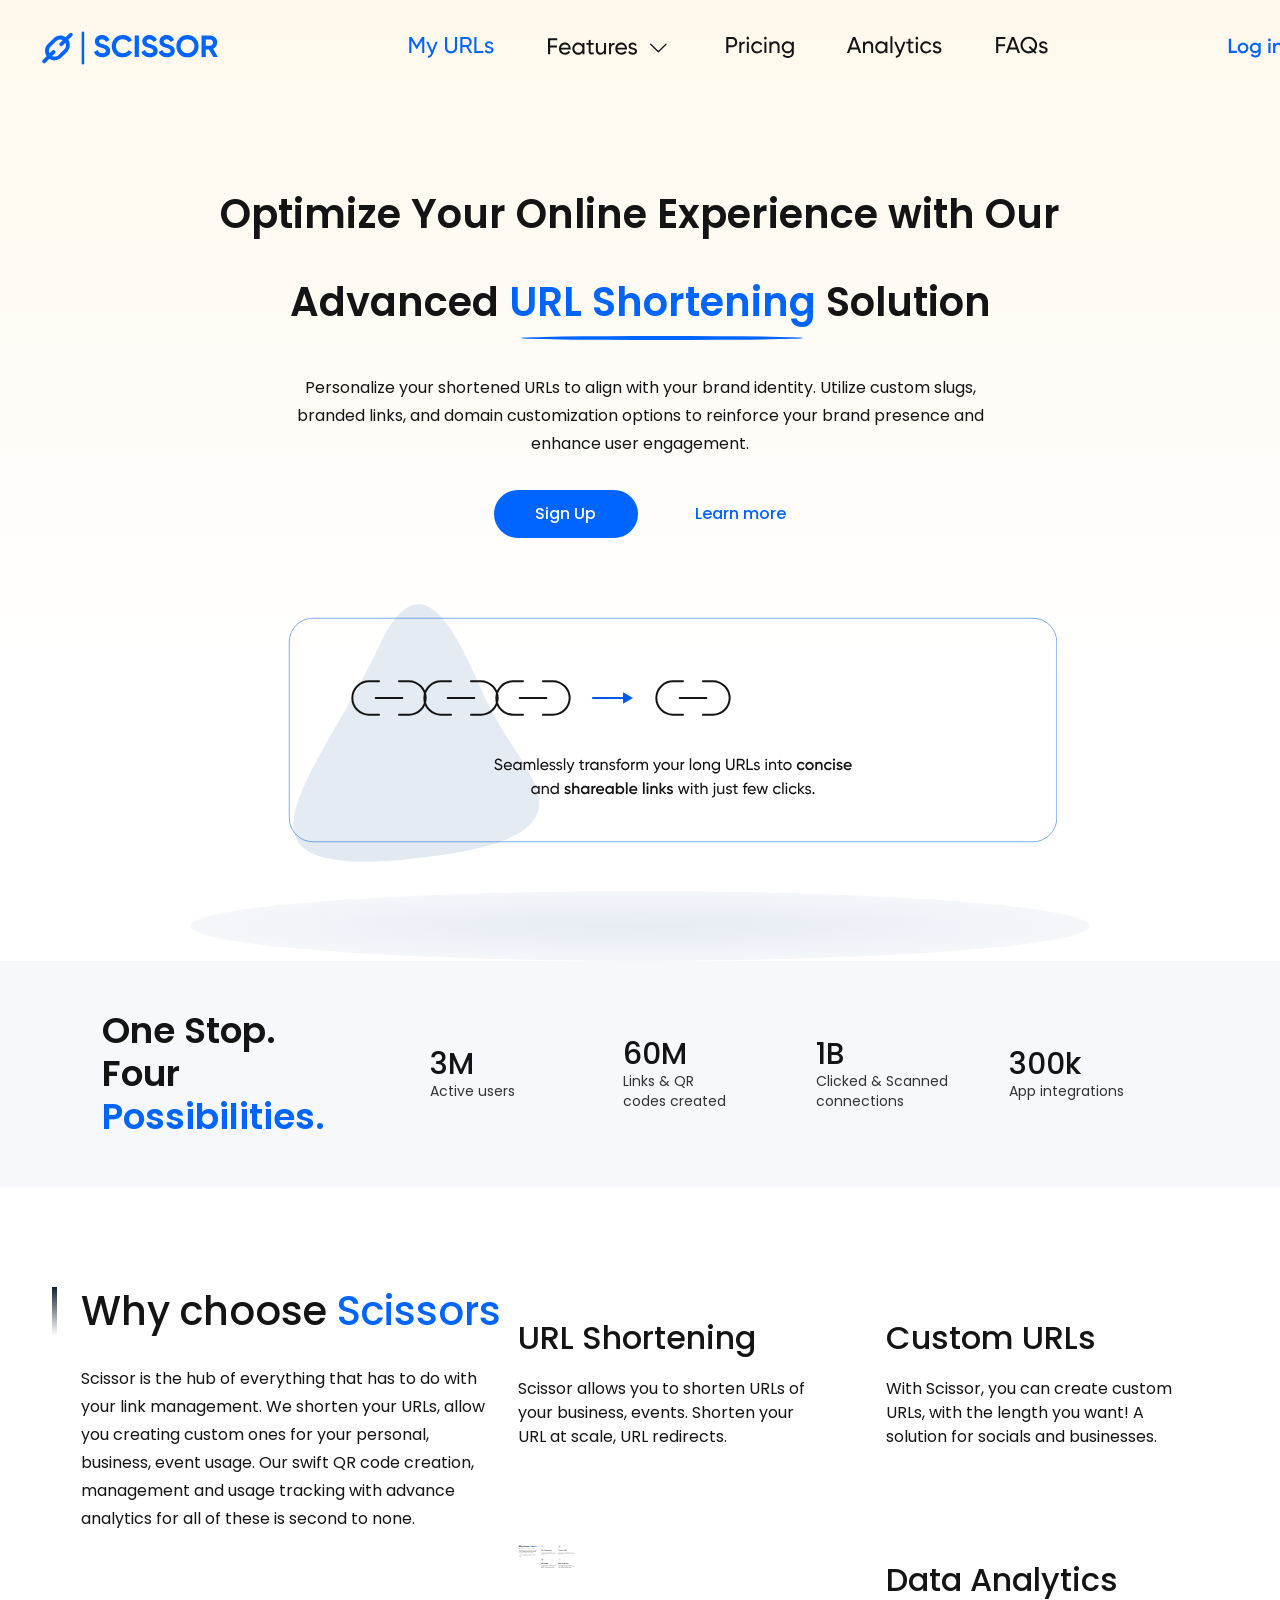
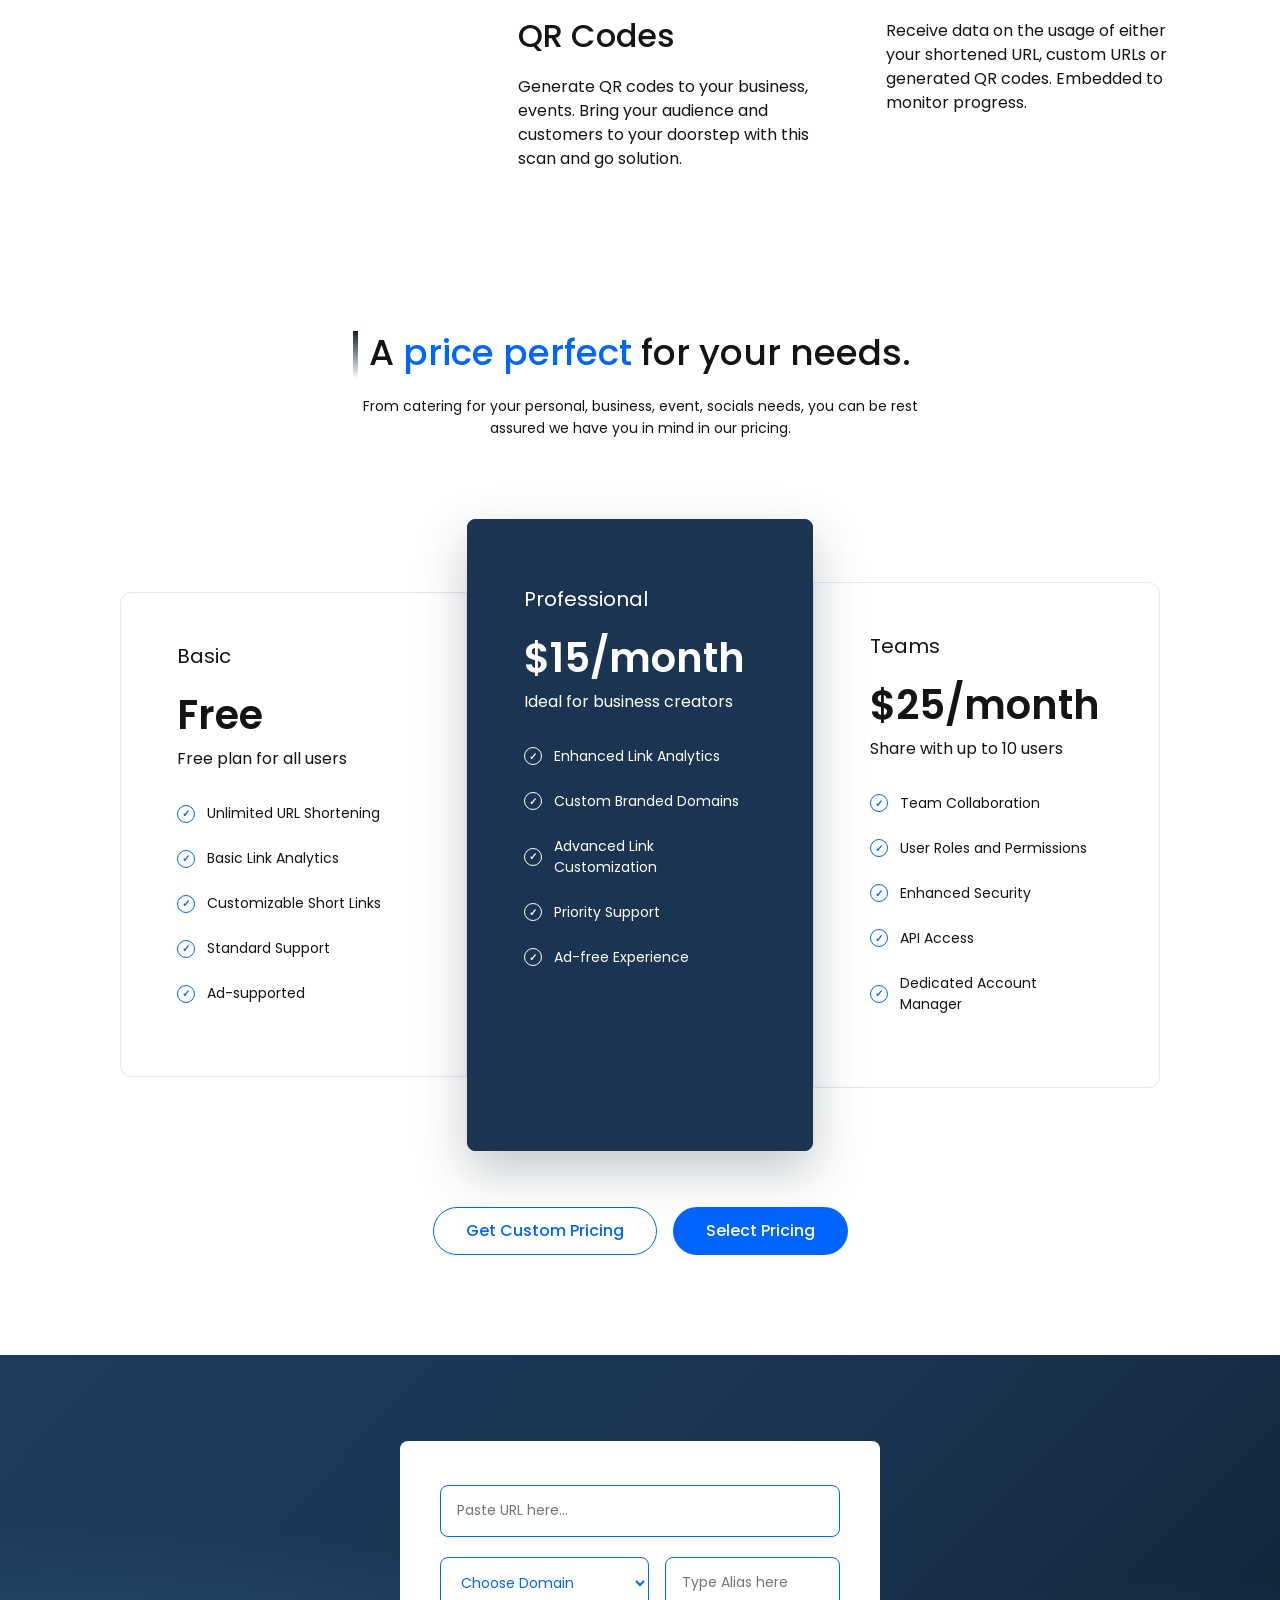
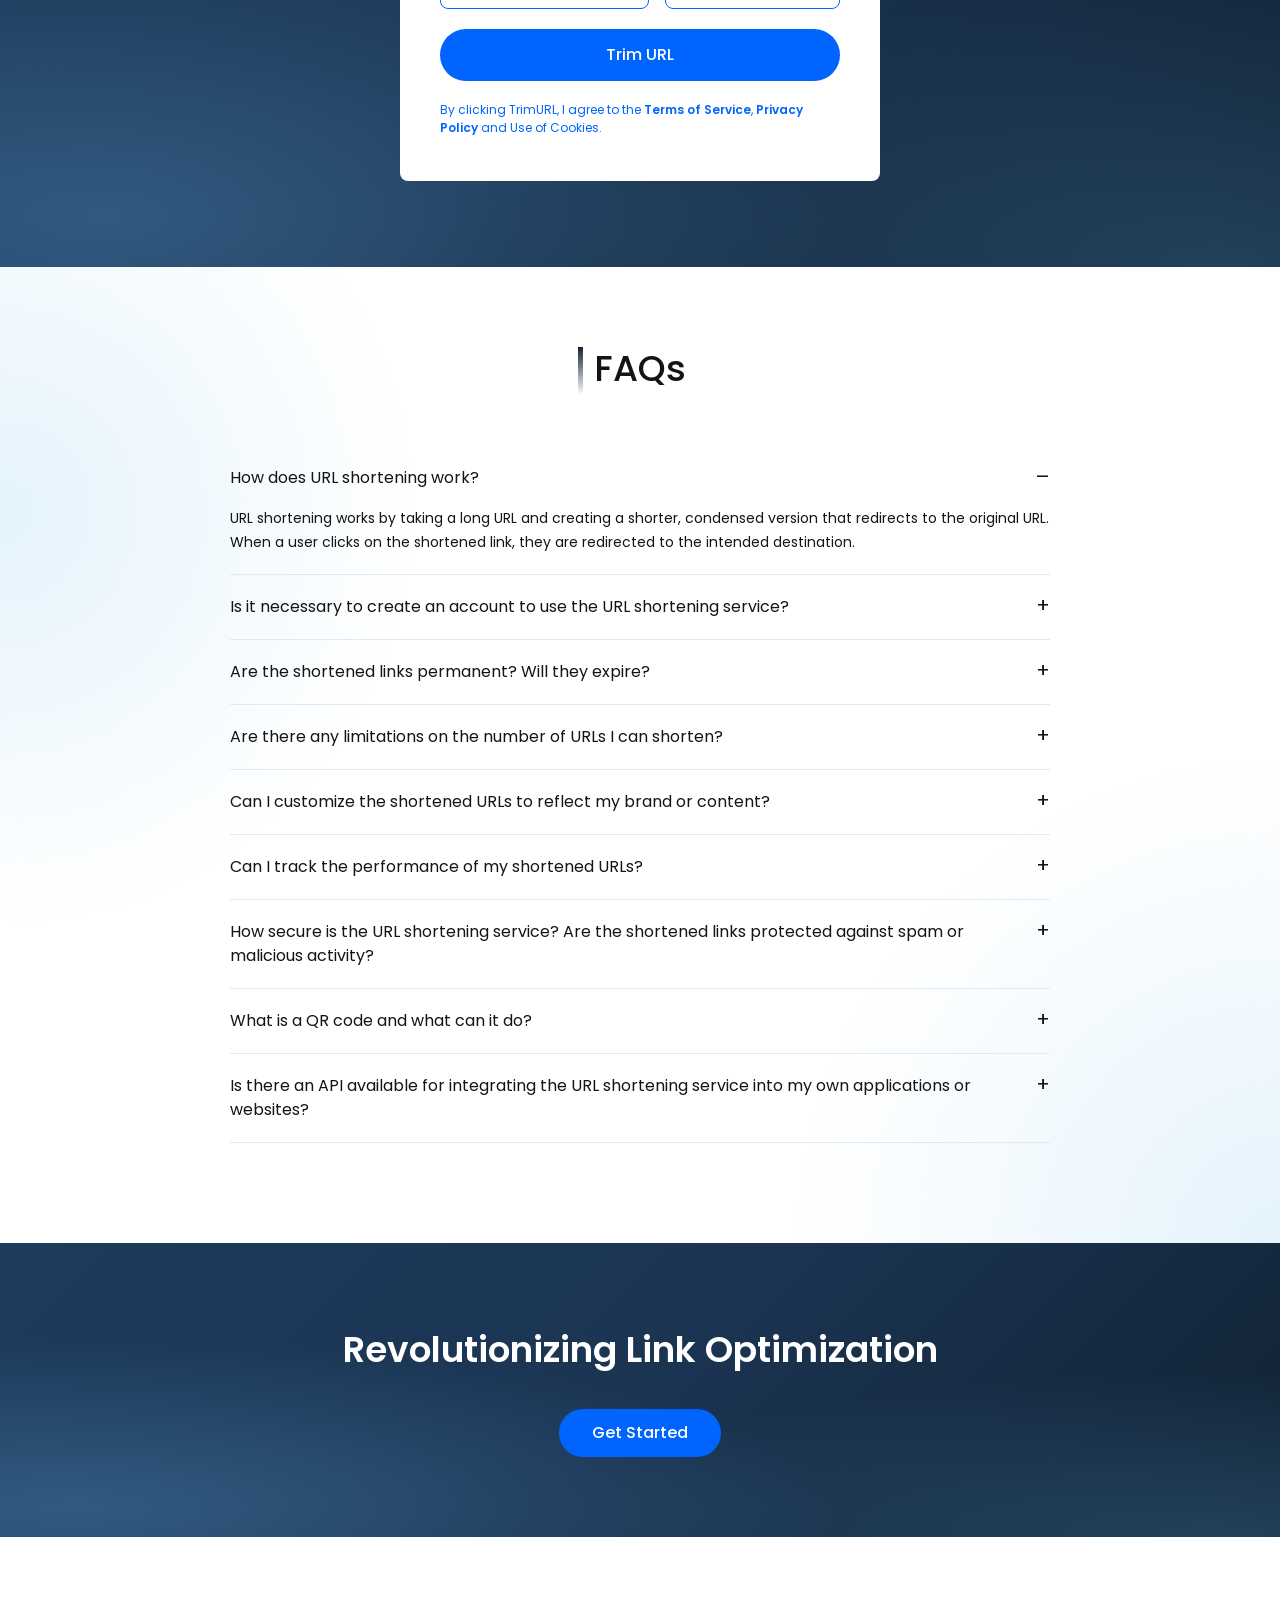
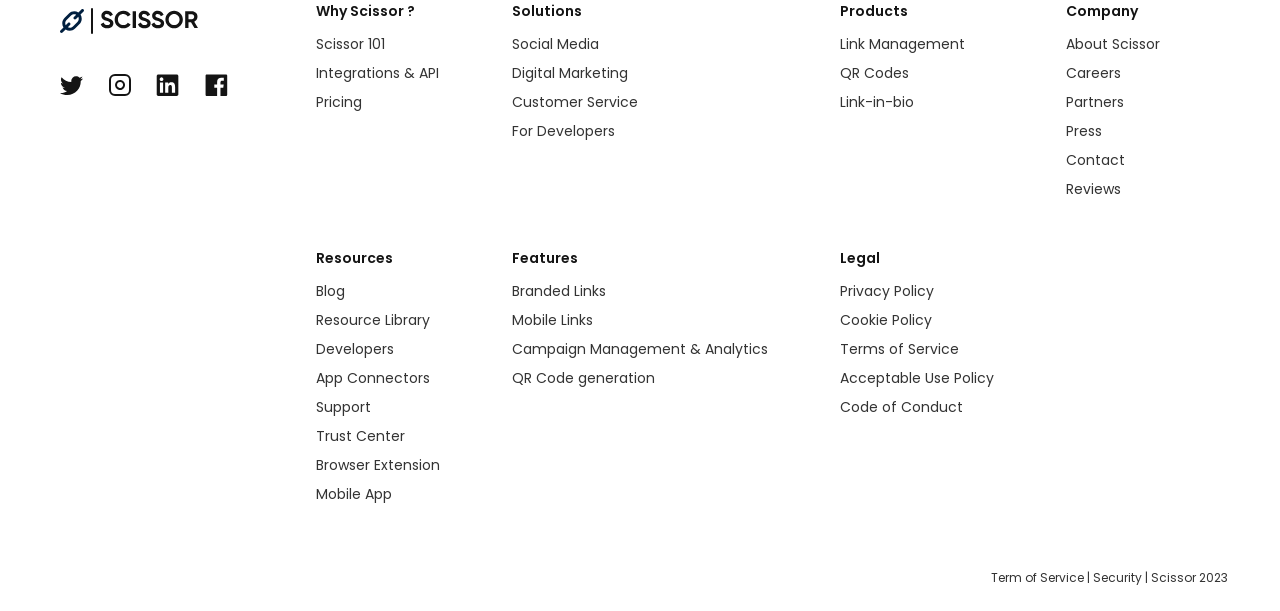
<file: index.html>
<!DOCTYPE html>
<html lang="en">
<head>
<meta charset="UTF-8">
<meta name="viewport" content="width=device-width, initial-scale=1">
<title>Scissor – URL Shortener</title>
<link rel="stylesheet" href="https://fonts.googleapis.com/css2?family=Poppins:wght@400;500;600&display=swap">
<link rel="stylesheet" href="style.css">
</head>
<body>

<header class="nav">
  <a class="logo" href="#">
    
     <img src="scissors_logo.svg">
  </a>
  <input type="checkbox" id="menu-toggle" hidden>
  <label for="menu-toggle" class="burger" aria-label="Menu">
  </label>
  <nav class="menu">
    <a href="#">My URLs</a>
    <a href="#">Features <!-- ICON: small down arrow -->
    </a>
    <a href="#pricing">Pricing</a>
    <a href="#">Analytics</a>
    <a href="#faqs">FAQs</a>
  </nav>
  <div class="nav-cta">
    <a href="#" class="login">Log in</a>
    <a href="#" class="btn btn-primary">Try for free</a>
  </div>
</header>

<section class="hero">
  <h1>Optimize Your Online Experience with Our<br>Advanced <span class="hl">URL Shortening</span> Solution</h1>
  <p>Personalize your shortened URLs to align with your brand identity. Utilize custom slugs, branded links, and domain customization options to reinforce your brand presence and enhance user engagement.</p>
  <div class="hero-btns">
    <a href="#" class="btn btn-primary">Sign Up</a>
    <a href="#" class="btn btn-link">Learn more</a>
  </div>

  <div class="hero-card">
    <!-- SVG: paste the complete SVG here (long chain + blue arrow + short chain + "Seamlessly transform your long URLs..." text) -->
     <img src="long_chain.svg">
  </div>
  <div class="platform"></div>
</section>

<section class="stats">
  <h2>One Stop.<br>Four <span class="blue">Possibilities.</span></h2>
  <div class="stat"><strong>3M</strong><span>Active users</span></div>
  <div class="stat"><strong>60M</strong><span>Links &amp; QR<br>codes created</span></div>
  <div class="stat"><strong>1B</strong><span>Clicked &amp; Scanned<br>connections</span></div>
  <div class="stat"><strong>300k</strong><span>App integrations</span></div>
</section>

<section class="why">
  <div class="why-intro">
    <h2 class="bar-title">Why choose <span class="blue">Scissors</span></h2>
    <p>Scissor is the hub of everything that has to do with your link management. We shorten your URLs, allow you creating custom ones for your personal, business, event usage. Our swift QR code creation, management and usage tracking with advance analytics for all of these is second to none.</p>
  </div>
  <div class="features">
    <div class="feature">
      <span class="ico"><!-- ICON: link  --></span>
      <h3>URL Shortening</h3>
      <p>Scissor allows you to shorten URLs of your business, events. Shorten your URL at scale, URL redirects.</p>
    </div>
    <div class="feature">
      <span class="ico"><!-- ICON: edit / pencil --></span>
      <h3>Custom URLs</h3>
      <p>With Scissor, you can create custom URLs, with the length you want! A solution for socials and businesses.</p>
    </div>
    <div class="feature">
      <span class="ico"><!-- ICON: QR code --><img src="small_chain.svg"></span>
      <h3>QR Codes</h3>
      <p>Generate QR codes to your business, events. Bring your audience and customers to your doorstep with this scan and go solution.</p>
    </div>
    <div class="feature">
      <span class="ico"><!-- ICON: analytics / pulse --></span>
      <h3>Data Analytics</h3>
      <p>Receive data on the usage of either your shortened URL, custom URLs or generated QR codes. Embedded to monitor progress.</p>
    </div>
  </div>
</section>

<section class="pricing" id="pricing">
  <h2 class="bar-title center">A <span class="blue">price perfect</span> for your needs.</h2>
  <p class="sub">From catering for your personal, business, event, socials needs, you can be rest assured we have you in mind in our pricing.</p>
  <div class="plans">
    <div class="plan">
      <small>Basic</small>
      <h3>Free</h3>
      <p class="desc">Free plan for all users</p>
      <ul>
        <li>Unlimited URL Shortening</li>
        <li>Basic Link Analytics</li>
        <li>Customizable Short Links</li>
        <li>Standard Support</li>
        <li>Ad-supported</li>
      </ul>
    </div>
    <div class="plan featured">
      <small>Professional</small>
      <h3>$15/month</h3>
      <p class="desc">Ideal for business creators</p>
      <ul>
        <li>Enhanced Link Analytics</li>
        <li>Custom Branded Domains</li>
        <li>Advanced Link Customization</li>
        <li>Priority Support</li>
        <li>Ad-free Experience</li>
      </ul>
    </div>
    <div class="plan">
      <small>Teams</small>
      <h3>$25/month</h3>
      <p class="desc">Share with up to 10 users</p>
      <ul>
        <li>Team Collaboration</li>
        <li>User Roles and Permissions</li>
        <li>Enhanced Security</li>
        <li>API Access</li>
        <li>Dedicated Account Manager</li>
      </ul>
    </div>
  </div>
  <div class="plan-btns">
    <a href="#" class="btn btn-outline">Get Custom Pricing</a>
    <a href="#" class="btn btn-primary">Select Pricing</a>
  </div>
</section>

<section class="trim">
  <form class="trim-card" onsubmit="return false">
    <input type="url" placeholder="Paste URL here...">
    <div class="row">
      <select><option>Choose Domain</option></select>
      <input type="text" placeholder="Type Alias here">
    </div>
    <button class="btn btn-primary wide">Trim URL <!-- ICON: scissors --></button>
    <p>By clicking TrimURL, I agree to the <a href="#">Terms of Service</a>, <a href="#">Privacy Policy</a> and Use of Cookies.</p>
  </form>
</section>

<section class="faqs" id="faqs">
  <h2 class="bar-title center">FAQs</h2>
  <div class="faq-list">
    <details open>
      <summary>How does URL shortening work?</summary>
      <p>URL shortening works by taking a long URL and creating a shorter, condensed version that redirects to the original URL. When a user clicks on the shortened link, they are redirected to the intended destination.</p>
    </details>
    <details><summary>Is it necessary to create an account to use the URL shortening service?</summary><p>Answer goes here.</p></details>
    <details><summary>Are the shortened links permanent? Will they expire?</summary><p>Answer goes here.</p></details>
    <details><summary>Are there any limitations on the number of URLs I can shorten?</summary><p>Answer goes here.</p></details>
    <details><summary>Can I customize the shortened URLs to reflect my brand or content?</summary><p>Answer goes here.</p></details>
    <details><summary>Can I track the performance of my shortened URLs?</summary><p>Answer goes here.</p></details>
    <details><summary>How secure is the URL shortening service? Are the shortened links protected against spam or malicious activity?</summary><p>Answer goes here.</p></details>
    <details><summary>What is a QR code and what can it do?</summary><p>Answer goes here.</p></details>
    <details><summary>Is there an API available for integrating the URL shortening service into my own applications or websites?</summary><p>Answer goes here.</p></details>
  </div>
</section>

<section class="cta">
  <h2>Revolutionizing Link Optimization</h2>
  <a href="#" class="btn btn-primary">Get Started</a>
</section>

<footer>
  <div class="foot-brand">
    <a class="logo" href="#">
      <!-- IMAGE: Scissor logo (footer) -->
       <img src="footer_logo.svg">
    </a>
    <div class="socials">
      <span><!-- ICON: twitter --></span>
      <span><!-- ICON: instagram --></span>
      <span><!-- ICON: linkedin --></span>
      <span><!-- ICON: facebook --></span>
    </div>
  </div>
  <div class="foot-cols">
    <div><h4>Why Scissor ?</h4><a href="#">Scissor 101</a><a href="#">Integrations &amp; API</a><a href="#">Pricing</a></div>
    <div><h4>Solutions</h4><a href="#">Social Media</a><a href="#">Digital Marketing</a><a href="#">Customer Service</a><a href="#">For Developers</a></div>
    <div><h4>Products</h4><a href="#">Link Management</a><a href="#">QR Codes</a><a href="#">Link-in-bio</a></div>
    <div><h4>Company</h4><a href="#">About Scissor</a><a href="#">Careers</a><a href="#">Partners</a><a href="#">Press</a><a href="#">Contact</a><a href="#">Reviews</a></div>
    <div><h4>Resources</h4><a href="#">Blog</a><a href="#">Resource Library</a><a href="#">Developers</a><a href="#">App Connectors</a><a href="#">Support</a><a href="#">Trust Center</a><a href="#">Browser Extension</a><a href="#">Mobile App</a></div>
    <div><h4>Features</h4><a href="#">Branded Links</a><a href="#">Mobile Links</a><a href="#">Campaign Management &amp; Analytics</a><a href="#">QR Code generation</a></div>
    <div><h4>Legal</h4><a href="#">Privacy Policy</a><a href="#">Cookie Policy</a><a href="#">Terms of Service</a><a href="#">Acceptable Use Policy</a><a href="#">Code of Conduct</a></div>
  </div>
  <p class="legal">Term of Service | Security | Scissor 2023</p>
</footer>

</body>
</html>
</file>
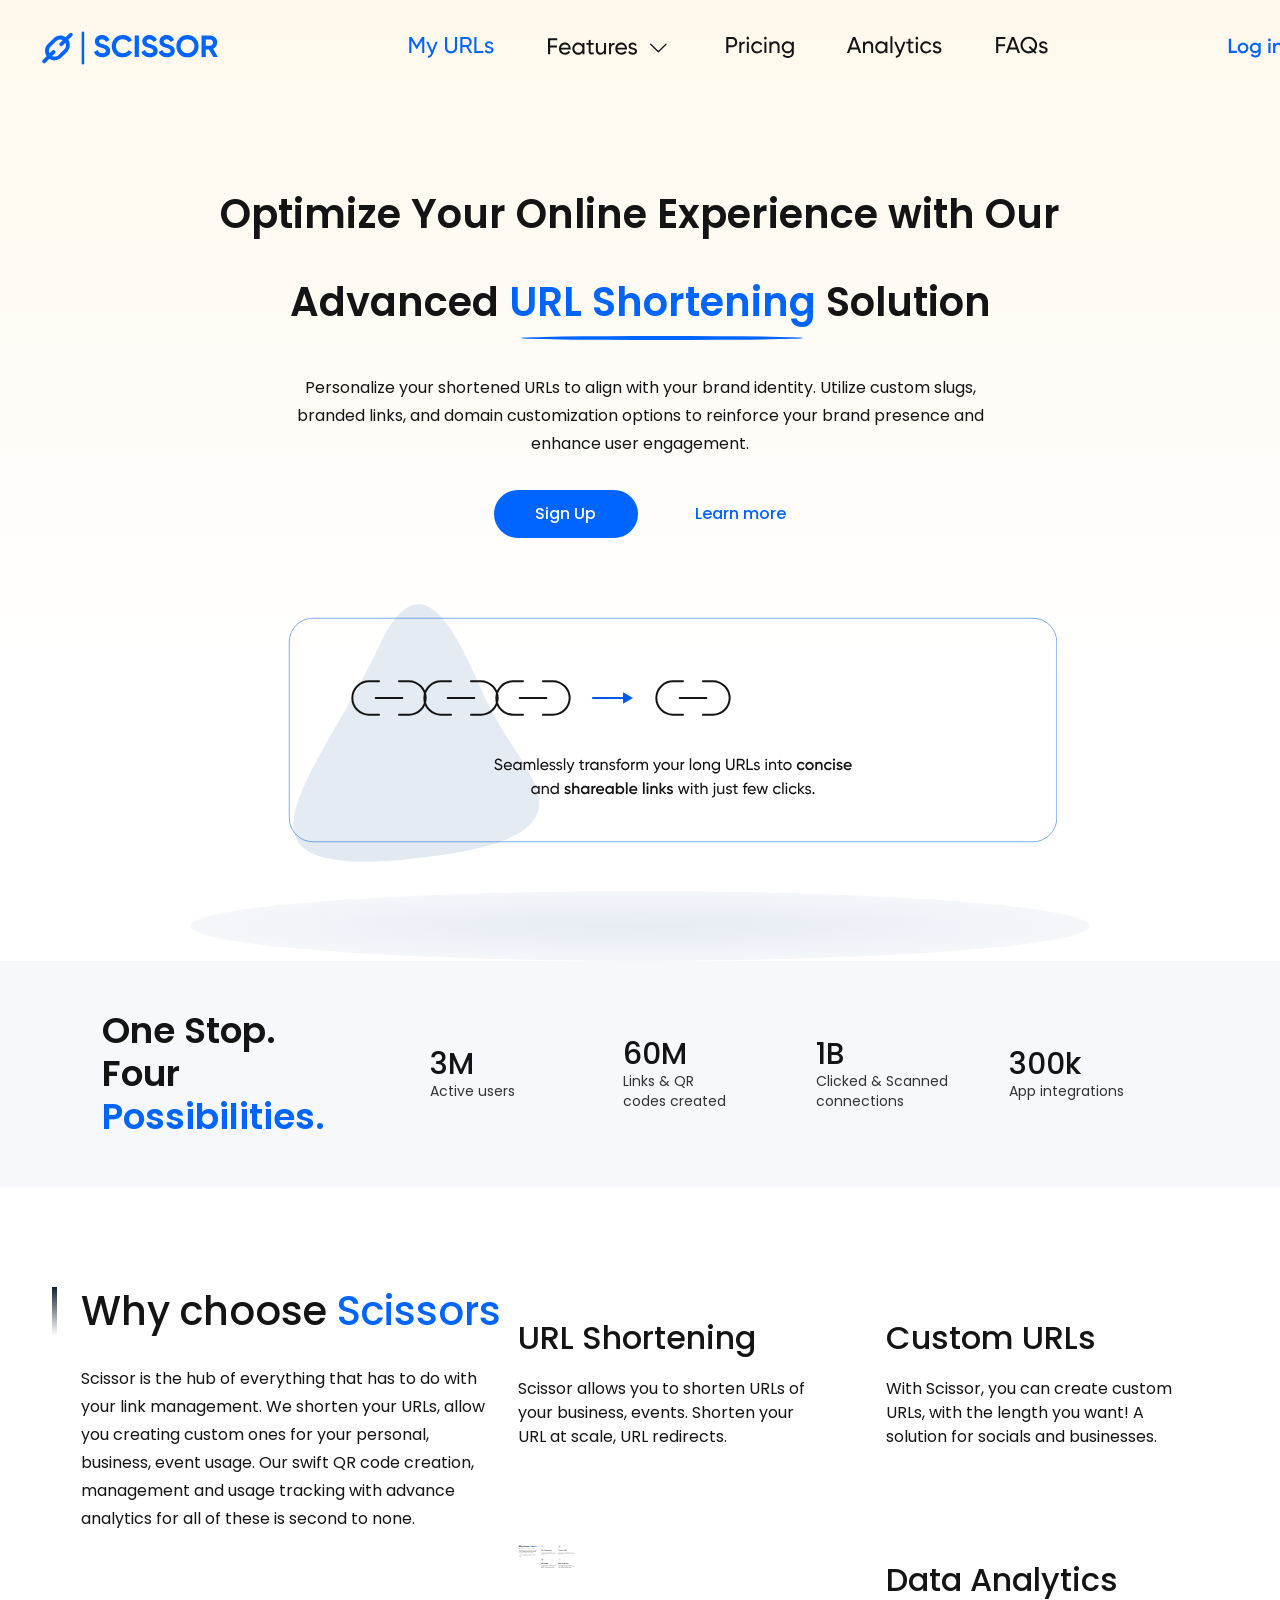
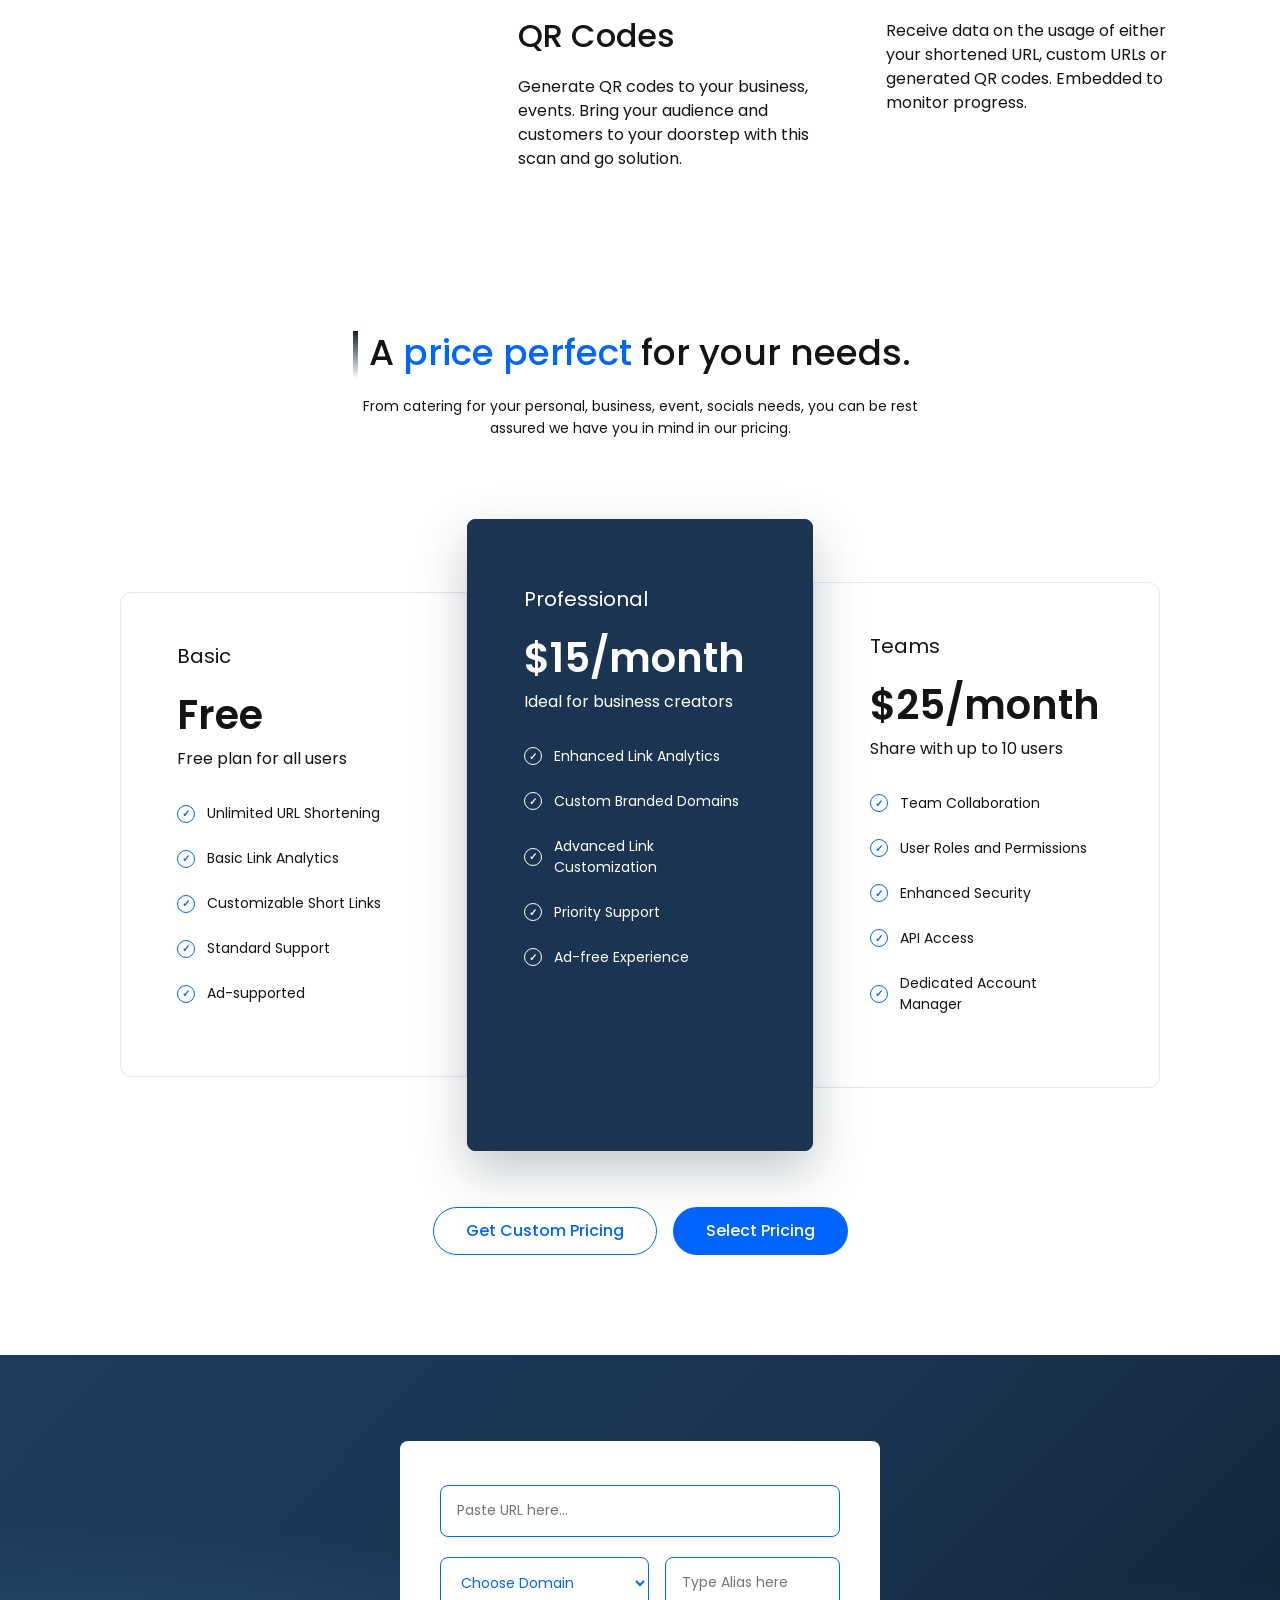
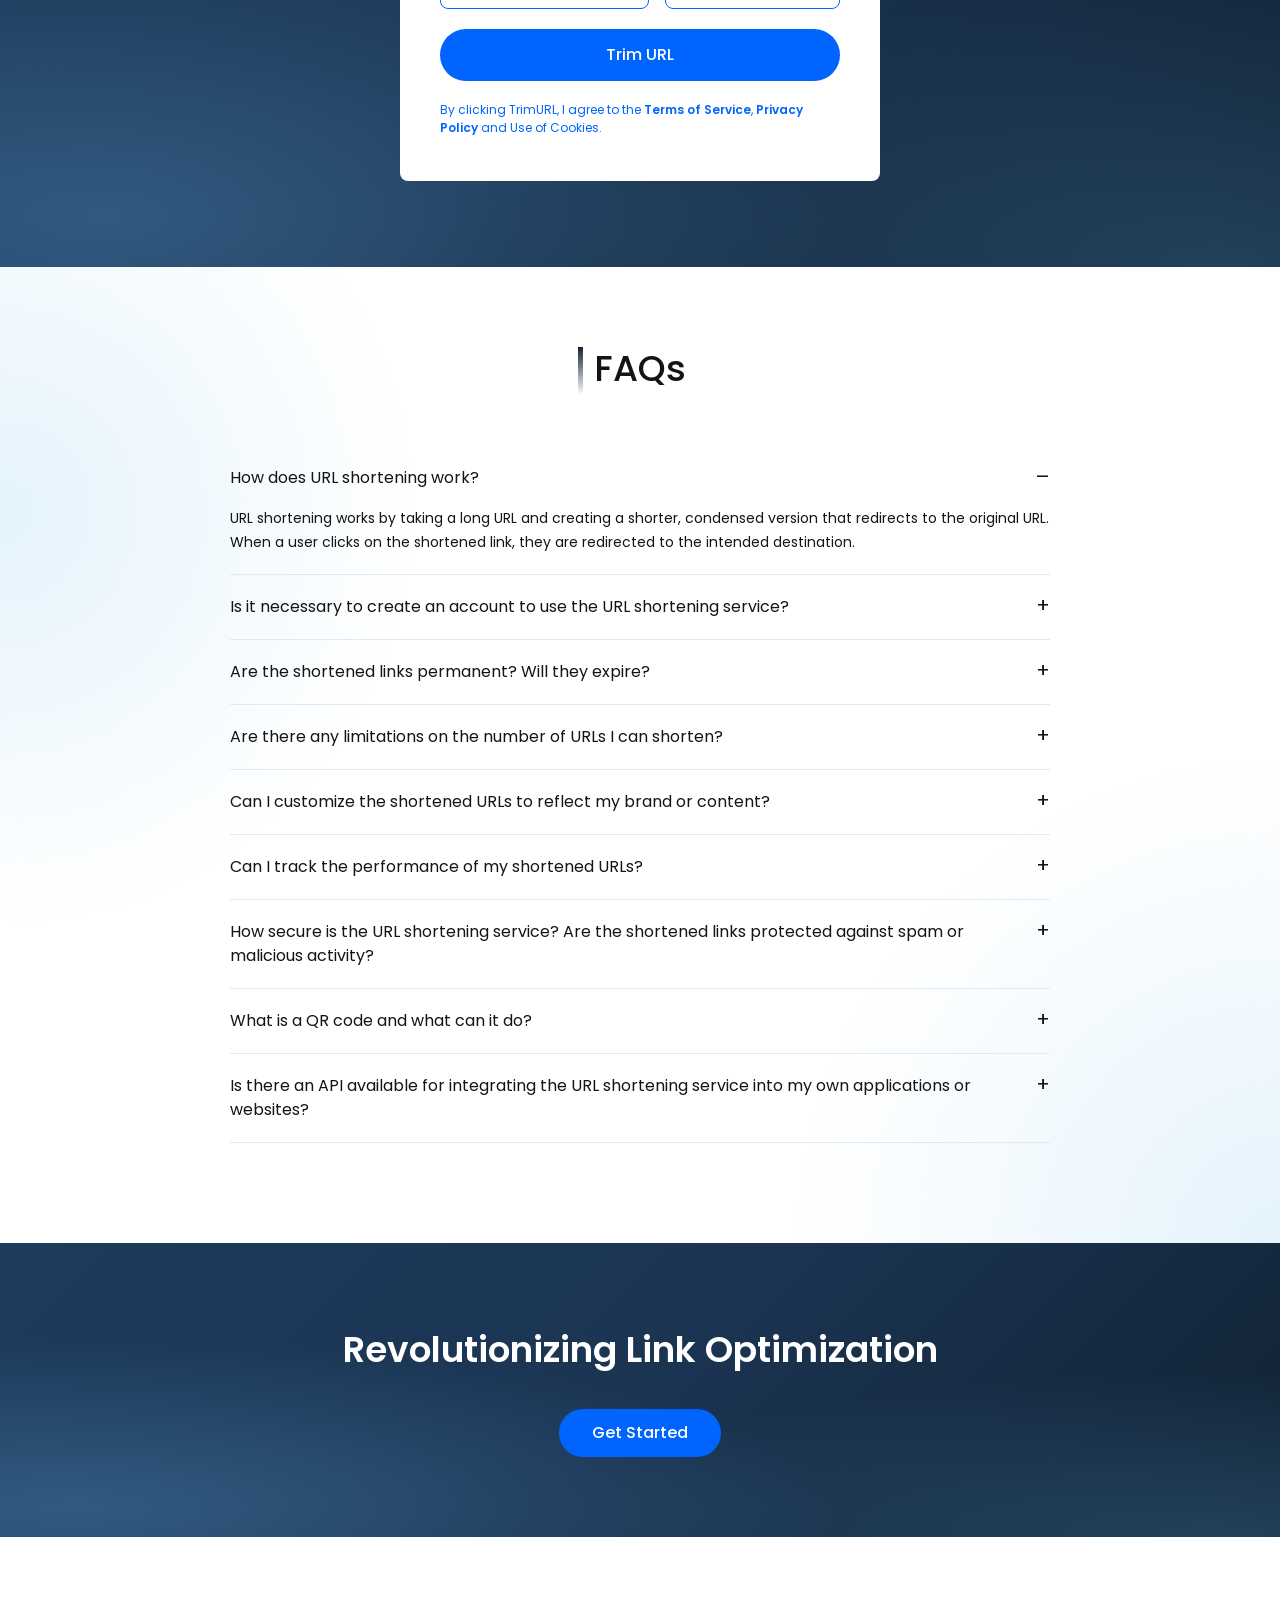
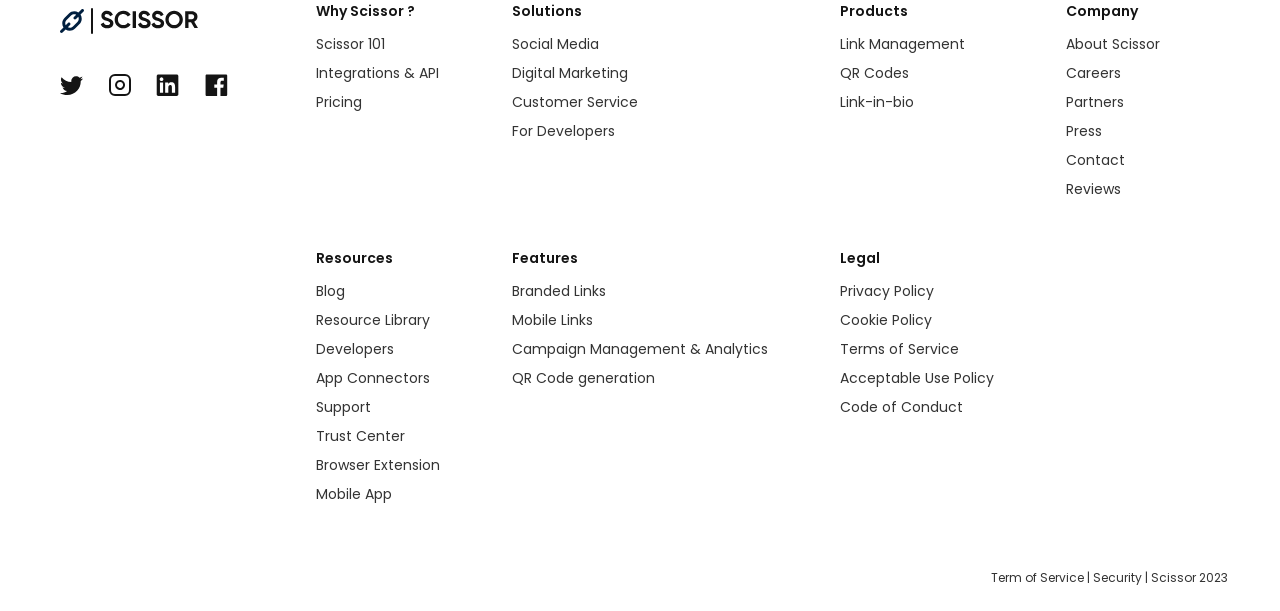
<file: scissors.html>
<!DOCTYPE html>
<html lang="en">
<head>
<meta charset="UTF-8">
<meta name="viewport" content="width=device-width, initial-scale=1">
<title>Scissor – URL Shortener</title>
<link rel="stylesheet" href="https://fonts.googleapis.com/css2?family=Poppins:wght@400;500;600&display=swap">
<link rel="stylesheet" href="style.css">
</head>
<body>

<header class="nav">
  <a class="logo" href="#">
    
     <img src="scissors_logo.svg">
  </a>
  <input type="checkbox" id="menu-toggle" hidden>
  <label for="menu-toggle" class="burger" aria-label="Menu">
  </label>
  <nav class="menu">
    <a href="#">My URLs</a>
    <a href="#">Features <!-- ICON: small down arrow -->
    </a>
    <a href="#pricing">Pricing</a>
    <a href="#">Analytics</a>
    <a href="#faqs">FAQs</a>
  </nav>
  <div class="nav-cta">
    <a href="#" class="login">Log in</a>
    <a href="#" class="btn btn-primary">Try for free</a>
  </div>
</header>

<section class="hero">
  <h1>Optimize Your Online Experience with Our<br>Advanced <span class="hl">URL Shortening</span> Solution</h1>
  <p>Personalize your shortened URLs to align with your brand identity. Utilize custom slugs, branded links, and domain customization options to reinforce your brand presence and enhance user engagement.</p>
  <div class="hero-btns">
    <a href="#" class="btn btn-primary">Sign Up</a>
    <a href="#" class="btn btn-link">Learn more</a>
  </div>

  <div class="hero-card">
    <!-- SVG: paste the complete SVG here (long chain + blue arrow + short chain + "Seamlessly transform your long URLs..." text) -->
     <img src="long_chain.svg">
  </div>
  <div class="platform"></div>
</section>

<section class="stats">
  <h2>One Stop.<br>Four <span class="blue">Possibilities.</span></h2>
  <div class="stat"><strong>3M</strong><span>Active users</span></div>
  <div class="stat"><strong>60M</strong><span>Links &amp; QR<br>codes created</span></div>
  <div class="stat"><strong>1B</strong><span>Clicked &amp; Scanned<br>connections</span></div>
  <div class="stat"><strong>300k</strong><span>App integrations</span></div>
</section>

<section class="why">
  <div class="why-intro">
    <h2 class="bar-title">Why choose <span class="blue">Scissors</span></h2>
    <p>Scissor is the hub of everything that has to do with your link management. We shorten your URLs, allow you creating custom ones for your personal, business, event usage. Our swift QR code creation, management and usage tracking with advance analytics for all of these is second to none.</p>
  </div>
  <div class="features">
    <div class="feature">
      <span class="ico"><!-- ICON: link  --></span>
      <h3>URL Shortening</h3>
      <p>Scissor allows you to shorten URLs of your business, events. Shorten your URL at scale, URL redirects.</p>
    </div>
    <div class="feature">
      <span class="ico"><!-- ICON: edit / pencil --></span>
      <h3>Custom URLs</h3>
      <p>With Scissor, you can create custom URLs, with the length you want! A solution for socials and businesses.</p>
    </div>
    <div class="feature">
      <span class="ico"><!-- ICON: QR code --><img src="small_chain.svg"></span>
      <h3>QR Codes</h3>
      <p>Generate QR codes to your business, events. Bring your audience and customers to your doorstep with this scan and go solution.</p>
    </div>
    <div class="feature">
      <span class="ico"><!-- ICON: analytics / pulse --></span>
      <h3>Data Analytics</h3>
      <p>Receive data on the usage of either your shortened URL, custom URLs or generated QR codes. Embedded to monitor progress.</p>
    </div>
  </div>
</section>

<section class="pricing" id="pricing">
  <h2 class="bar-title center">A <span class="blue">price perfect</span> for your needs.</h2>
  <p class="sub">From catering for your personal, business, event, socials needs, you can be rest assured we have you in mind in our pricing.</p>
  <div class="plans">
    <div class="plan">
      <small>Basic</small>
      <h3>Free</h3>
      <p class="desc">Free plan for all users</p>
      <ul>
        <li>Unlimited URL Shortening</li>
        <li>Basic Link Analytics</li>
        <li>Customizable Short Links</li>
        <li>Standard Support</li>
        <li>Ad-supported</li>
      </ul>
    </div>
    <div class="plan featured">
      <small>Professional</small>
      <h3>$15/month</h3>
      <p class="desc">Ideal for business creators</p>
      <ul>
        <li>Enhanced Link Analytics</li>
        <li>Custom Branded Domains</li>
        <li>Advanced Link Customization</li>
        <li>Priority Support</li>
        <li>Ad-free Experience</li>
      </ul>
    </div>
    <div class="plan">
      <small>Teams</small>
      <h3>$25/month</h3>
      <p class="desc">Share with up to 10 users</p>
      <ul>
        <li>Team Collaboration</li>
        <li>User Roles and Permissions</li>
        <li>Enhanced Security</li>
        <li>API Access</li>
        <li>Dedicated Account Manager</li>
      </ul>
    </div>
  </div>
  <div class="plan-btns">
    <a href="#" class="btn btn-outline">Get Custom Pricing</a>
    <a href="#" class="btn btn-primary">Select Pricing</a>
  </div>
</section>

<section class="trim">
  <form class="trim-card" onsubmit="return false">
    <input type="url" placeholder="Paste URL here...">
    <div class="row">
      <select><option>Choose Domain</option></select>
      <input type="text" placeholder="Type Alias here">
    </div>
    <button class="btn btn-primary wide">Trim URL <!-- ICON: scissors --></button>
    <p>By clicking TrimURL, I agree to the <a href="#">Terms of Service</a>, <a href="#">Privacy Policy</a> and Use of Cookies.</p>
  </form>
</section>

<section class="faqs" id="faqs">
  <h2 class="bar-title center">FAQs</h2>
  <div class="faq-list">
    <details open>
      <summary>How does URL shortening work?</summary>
      <p>URL shortening works by taking a long URL and creating a shorter, condensed version that redirects to the original URL. When a user clicks on the shortened link, they are redirected to the intended destination.</p>
    </details>
    <details><summary>Is it necessary to create an account to use the URL shortening service?</summary><p>Answer goes here.</p></details>
    <details><summary>Are the shortened links permanent? Will they expire?</summary><p>Answer goes here.</p></details>
    <details><summary>Are there any limitations on the number of URLs I can shorten?</summary><p>Answer goes here.</p></details>
    <details><summary>Can I customize the shortened URLs to reflect my brand or content?</summary><p>Answer goes here.</p></details>
    <details><summary>Can I track the performance of my shortened URLs?</summary><p>Answer goes here.</p></details>
    <details><summary>How secure is the URL shortening service? Are the shortened links protected against spam or malicious activity?</summary><p>Answer goes here.</p></details>
    <details><summary>What is a QR code and what can it do?</summary><p>Answer goes here.</p></details>
    <details><summary>Is there an API available for integrating the URL shortening service into my own applications or websites?</summary><p>Answer goes here.</p></details>
  </div>
</section>

<section class="cta">
  <h2>Revolutionizing Link Optimization</h2>
  <a href="#" class="btn btn-primary">Get Started</a>
</section>

<footer>
  <div class="foot-brand">
    <a class="logo" href="#">
      <!-- IMAGE: Scissor logo (footer) -->
       <img src="footer_logo.svg">
    </a>
    <div class="socials">
      <span><!-- ICON: twitter --></span>
      <span><!-- ICON: instagram --></span>
      <span><!-- ICON: linkedin --></span>
      <span><!-- ICON: facebook --></span>
    </div>
  </div>
  <div class="foot-cols">
    <div><h4>Why Scissor ?</h4><a href="#">Scissor 101</a><a href="#">Integrations &amp; API</a><a href="#">Pricing</a></div>
    <div><h4>Solutions</h4><a href="#">Social Media</a><a href="#">Digital Marketing</a><a href="#">Customer Service</a><a href="#">For Developers</a></div>
    <div><h4>Products</h4><a href="#">Link Management</a><a href="#">QR Codes</a><a href="#">Link-in-bio</a></div>
    <div><h4>Company</h4><a href="#">About Scissor</a><a href="#">Careers</a><a href="#">Partners</a><a href="#">Press</a><a href="#">Contact</a><a href="#">Reviews</a></div>
    <div><h4>Resources</h4><a href="#">Blog</a><a href="#">Resource Library</a><a href="#">Developers</a><a href="#">App Connectors</a><a href="#">Support</a><a href="#">Trust Center</a><a href="#">Browser Extension</a><a href="#">Mobile App</a></div>
    <div><h4>Features</h4><a href="#">Branded Links</a><a href="#">Mobile Links</a><a href="#">Campaign Management &amp; Analytics</a><a href="#">QR Code generation</a></div>
    <div><h4>Legal</h4><a href="#">Privacy Policy</a><a href="#">Cookie Policy</a><a href="#">Terms of Service</a><a href="#">Acceptable Use Policy</a><a href="#">Code of Conduct</a></div>
  </div>
  <p class="legal">Term of Service | Security | Scissor 2023</p>
</footer>

</body>
</html>
</file>
<file: style.css>
/* ---------- Colours & font ---------- */
:root {
  --blue: #0065fe;
  --blue-dark: #005ae2;
  --text: #141414;
  --text-light: #333333;
  --navy: #112232;
  --navy-light: #1b3452;
  --light-bg: #f6f8fc;
  --border: #e4e8ef;
  --font: 'Poppins', Arial, sans-serif;
}

/* ---------- Reset ---------- */
* {
  margin: 0;
  padding: 0;
  box-sizing: border-box;
}

html {
  scroll-behavior: smooth;
  overflow-x: hidden;
}

body {
  width: 100%;
  overflow-x: hidden;
  font-family: var(--font);
  font-size: 16px;
  line-height: 1.5;
  color: var(--text);
  background-color: #ffffff;
}

a {
  text-decoration: none;
  color: inherit;
}

ul {
  list-style: none;
}

img {
  max-width: 100%;
}

.blue,
.hl {
  color: var(--blue);
}

/* ==========================================================
   BUTTONS
   ========================================================== */
.btn {
  display: inline-flex;
  align-items: center;
  justify-content: center;
  height: 48px;
  padding: 0 32px;
  font-family: var(--font);
  font-size: 16px;
  font-weight: 500;
  border: 1px solid transparent;
  border-radius: 24px;
  cursor: pointer;
}

.btn-primary {
  background-color: var(--blue);
  color: #ffffff;
}

.btn-primary:hover {
  background-color: var(--blue-dark);
}

.btn-outline {
  background-color: #ffffff;
  color: var(--blue);
  border-color: var(--blue);
}

.btn-link {
  height: auto;
  padding: 0;
  color: var(--blue);
}

.wide {
  width: 100%;
  height: 52px;
  border-radius: 26px;
}

/* ==========================================================
   HEADER / NAVBAR  (one row, never wider than the screen)
   ========================================================== */
.nav {
  position: relative;
  z-index: 10;
  display: flex;
  align-items: center;
  flex-wrap: nowrap;
  width: 100%;
  max-width: 1280px;
  height: 96px;
  margin: 0 auto;
  padding: 0 32px;
}

.logo {
  display: flex;
  align-items: center;
  flex-shrink: 0;
}

.logo img {
  display: block;
  height: 56px;
  width: auto;
  max-width: none;
}

.menu {
  display: flex;
  align-items: center;
  gap: 36px;
  margin-left: 60px;
  min-width: 0;
}

.menu a {
  display: flex;
  align-items: center;
  gap: 8px;
  font-size: 18px;
  color: var(--text);
  white-space: nowrap;
}

.menu a:first-child,
.menu a:hover {
  color: var(--blue);
}

.menu a img {
  display: block;
  width: 16px;
  height: 10px;
  max-width: none;
}

.nav-cta {
  display: flex;
  align-items: center;
  gap: 16px;
  margin-left: auto;
  flex-shrink: 0;
}

.login {
  display: flex;
  align-items: center;
  justify-content: center;
  height: 48px;
  padding: 0 22px;
  font-size: 18px;
  font-weight: 500;
  color: var(--blue);
  border-radius: 24px;
  white-space: nowrap;
}

.login:hover {
  background-color: rgba(50, 132, 255, 0.13);
}

.nav-cta .btn {
  height: 48px;
  padding: 0 28px;
  font-size: 18px;
  white-space: nowrap;
}

/* burger icon (phones only) */
.burger {
  display: none;
  width: 30px;
  height: 22px;
  margin-left: auto;
  cursor: pointer;
  background:
    linear-gradient(var(--text), var(--text)) top / 100% 2px no-repeat,
    linear-gradient(var(--text), var(--text)) center / 100% 2px no-repeat,
    linear-gradient(var(--text), var(--text)) bottom / 100% 2px no-repeat;
}

/* safety net: if the header, menu or buttons were pasted into the
   HTML more than once, only the first copy is shown */
header.nav ~ header.nav,
.menu ~ .menu,
.nav-cta ~ .nav-cta {
  display: none;
}

/* ==========================================================
   HERO
   ========================================================== */
.hero {
  margin-top: -96px;
  padding: 170px 5% 0;
  text-align: center;
  background: linear-gradient(180deg, #fff8ec 0%, #ffffff 70%);
  overflow: hidden;
}

.hero h1 {
  max-width: 1000px;
  margin: 0 auto;
  font-size: 40px;
  font-weight: 600;
  line-height: 2.2;
}

.hl {
  position: relative;
  display: inline-block;
}

.hl::after {
  content: "";
  position: absolute;
  left: 4%;
  right: 4%;
  bottom: 6px;
  height: 4px;
  border-radius: 50%;
  background-color: var(--blue);
}

.hero > p {
  max-width: 720px;
  margin: 28px auto 32px;
  line-height: 28px;
}

.hero-btns {
  display: flex;
  justify-content: center;
  align-items: center;
  gap: 56px;
  margin-bottom: 56px;
}

.hero-btns .btn-primary {
  width: 144px;
  padding: 0;
}

.hero-card {
  position: relative;
  z-index: 2;
  max-width: 833px;
  margin: 0 auto;
}

.hero-card img {
  display: block;
  width: 100%;
  height: auto;
}

.platform {
  width: 80%;
  max-width: 900px;
  height: 70px;
  margin: -40px auto 0;
  border-radius: 50%;
  background: radial-gradient(ellipse, #e6ebf3 0%, #f4f6fa 70%, transparent 72%);
}

/* ==========================================================
   STATS
   ========================================================== */
.stats {
  display: grid;
  grid-template-columns: 1.8fr repeat(4, 1fr);
  align-items: center;
  gap: 24px;
  padding: 48px 8%;
  background-color: var(--light-bg);
}

.stats h2 {
  font-size: 36px;
  font-weight: 600;
  line-height: 1.2;
}

.stat strong {
  display: block;
  font-size: 30px;
  font-weight: 500;
  line-height: 1.2;
}

.stat span {
  display: block;
  font-size: 14px;
  line-height: 1.4;
  color: var(--text-light);
}

/* ==========================================================
   WHY CHOOSE
   ========================================================== */
.why {
  display: grid;
  grid-template-columns: 466px 1fr;
  max-width: 1240px;
  margin: 0 auto;
  padding: 100px 32px;
}

.why-intro {
  padding-left: 29px;
}

.bar-title {
  position: relative;
  font-size: 40px;
  font-weight: 500;
  line-height: 1.2;
}

.bar-title::before {
  content: "";
  position: absolute;
  left: -29px;
  top: 0;
  width: 5px;
  height: 48px;
  background: linear-gradient(180deg, var(--navy), rgba(77, 107, 136, 0));
}

.why-intro p {
  max-width: 420px;
  margin-top: 30px;
  line-height: 28px;
}

.features {
  display: grid;
  grid-template-columns: repeat(2, 368px);
  row-gap: 80px;
}

.ico {
  display: block;
  margin-bottom: 32px;
}

.ico img {
  display: block;
  width: 56px;
  height: 56px;
}

.feature h3 {
  margin-bottom: 20px;
  font-size: 32px;
  font-weight: 500;
  line-height: 1.2;
}

.feature p {
  max-width: 300px;
  line-height: 24px;
}

/* ==========================================================
   PRICING
   ========================================================== */
.pricing {
  padding: 60px 5% 100px;
  text-align: center;
}

.bar-title.center {
  display: table;
  margin: 0 auto;
  font-size: 36px;
}

.bar-title.center::before {
  left: -16px;
}

.sub {
  max-width: 560px;
  margin: 20px auto 80px;
  font-size: 14px;
  line-height: 22px;
}

.plans {
  display: grid;
  grid-template-columns: repeat(3, 1fr);
  align-items: center;
  max-width: 1040px;
  margin: 0 auto;
}

.plan {
  min-height: 458px;
  padding: 48px 56px;
  text-align: left;
  background-color: #ffffff;
  border: 1px solid var(--border);
}

.plan:first-child {
  border-radius: 12px 0 0 12px;
}

.plan:last-child {
  border-radius: 0 12px 12px 0;
}

.plan small {
  display: block;
  margin-bottom: 20px;
  font-size: 20px;
}

.plan h3 {
  margin-bottom: 8px;
  font-size: 40px;
  font-weight: 600;
  line-height: 1.2;
}

.plan .desc {
  margin-bottom: 32px;
}

.plan li {
  display: flex;
  align-items: center;
  gap: 12px;
  margin-bottom: 24px;
  font-size: 14px;
}

.plan li::before {
  content: "✓";
  display: flex;
  align-items: center;
  justify-content: center;
  flex-shrink: 0;
  width: 16px;
  height: 16px;
  font-size: 10px;
  font-weight: 700;
  color: var(--blue);
  border: 1.5px solid var(--blue);
  border-radius: 50%;
}

.plan.featured {
  position: relative;
  z-index: 2;
  min-height: 632px;
  padding: 64px 56px;
  color: #ffffff;
  background-color: var(--navy-light);
  border-color: var(--navy-light);
  border-radius: 8px;
  box-shadow: 0 20px 50px rgba(17, 34, 50, 0.25);
}

.plan.featured li::before {
  color: #ffffff;
  border-color: #ffffff;
}

.plan-btns {
  display: flex;
  justify-content: center;
  gap: 16px;
  margin-top: 56px;
}

/* ==========================================================
   TRIM URL
   ========================================================== */
.trim {
  display: flex;
  justify-content: center;
  padding: 86px 5%;
  background:
    radial-gradient(ellipse at 8% 90%, rgba(70, 125, 170, 0.5), transparent 45%),
    radial-gradient(ellipse at 96% 100%, rgba(60, 110, 150, 0.4), transparent 40%),
    linear-gradient(135deg, #1d3b5c, var(--navy-light) 50%, var(--navy));
}

.trim-card {
  width: 100%;
  max-width: 480px;
  padding: 44px 40px;
  background-color: #ffffff;
  border-radius: 8px;
}

.trim-card input,
.trim-card select {
  width: 100%;
  height: 52px;
  padding: 0 16px;
  font-family: var(--font);
  font-size: 14px;
  color: var(--blue);
  background-color: #ffffff;
  border: 1px solid var(--blue);
  border-radius: 8px;
}

.trim-card .row {
  display: grid;
  grid-template-columns: 1.2fr 1fr;
  gap: 16px;
  margin: 20px 0;
}

.trim-card .btn {
  margin-bottom: 20px;
}

.trim-card p {
  font-size: 12px;
  line-height: 18px;
  color: var(--blue);
}

.trim-card a {
  font-weight: 600;
}

/* ==========================================================
   FAQS
   ========================================================== */
.faqs {
  padding: 80px 5% 100px;
  background:
    radial-gradient(circle at 0% 25%, #e4f3fc, transparent 28%),
    radial-gradient(circle at 100% 100%, #e4f3fc, transparent 30%),
    #ffffff;
}

.faq-list {
  max-width: 820px;
  margin: 56px auto 0;
}

.faq-list details {
  padding: 20px 0;
  border-bottom: 1px solid var(--border);
}

.faq-list summary {
  display: flex;
  justify-content: space-between;
  gap: 24px;
  list-style: none;
  cursor: pointer;
}

.faq-list summary::-webkit-details-marker {
  display: none;
}

.faq-list summary::after {
  content: "+";
  font-size: 20px;
  line-height: 1;
}

.faq-list details[open] summary::after {
  content: "–";
}

.faq-list p {
  margin-top: 16px;
  font-size: 14px;
  line-height: 24px;
}

/* ==========================================================
   CALL TO ACTION BAND
   ========================================================== */
.cta {
  padding: 80px 5%;
  text-align: center;
  color: #ffffff;
  background:
    radial-gradient(ellipse at 6% 90%, rgba(70, 125, 170, 0.5), transparent 45%),
    radial-gradient(ellipse at 96% 100%, rgba(60, 110, 150, 0.4), transparent 40%),
    linear-gradient(135deg, #1d3b5c, var(--navy-light) 50%, var(--navy));
}

.cta h2 {
  margin-bottom: 32px;
  font-size: 36px;
  font-weight: 600;
}

/* ==========================================================
   FOOTER
   ========================================================== */
footer {
  display: flex;
  flex-wrap: wrap;
  gap: 40px 80px;
  max-width: 1240px;
  margin: 0 auto;
  padding: 64px 32px 24px;
}

.foot-brand .logo img {
  display: block;
  width: 184px;
  height: auto;
}

.socials {
  display: flex;
  gap: 24px;
  margin-top: 32px;
}

.socials span {
  display: block;
  width: 20px;
  height: 20px;
}

.foot-cols {
  display: grid;
  grid-template-columns: repeat(4, auto);
  gap: 40px 72px;
  font-size: 14px;
}

.foot-cols h4 {
  margin-bottom: 12px;
  font-size: 14px;
  font-weight: 600;
}

.foot-cols a {
  display: block;
  margin-bottom: 8px;
  color: var(--text-light);
}

.foot-cols a:hover {
  color: var(--blue);
}

.legal {
  width: 100%;
  margin-top: 16px;
  font-size: 12px;
  text-align: right;
  color: var(--text-light);
}

/* ==========================================================
   RESPONSIVE  (keep at the very bottom)
   ========================================================== */

/* small laptops: slightly tighter header so everything fits on one row */
@media (max-width: 1200px) {
  .nav {
    padding: 0 20px;
  }

  .logo img {
    height: 48px;
  }

  .menu {
    gap: 24px;
    margin-left: 32px;
  }

  .menu a,
  .login,
  .nav-cta .btn {
    font-size: 16px;
  }

  .login {
    padding: 0 14px;
  }

  .nav-cta .btn {
    padding: 0 22px;
  }
}

/* tablets */
@media (max-width: 1100px) {
  .why {
    grid-template-columns: 1fr;
    gap: 48px;
  }

  .features {
    grid-template-columns: repeat(2, 1fr);
    column-gap: 32px;
  }
}

/* phones: burger menu */
@media (max-width: 900px) {
  .nav {
    flex-wrap: wrap;
    height: auto;
    min-height: 88px;
  }

  .menu,
  .nav-cta {
    display: none;
  }

  .burger {
    display: block;
  }

  #menu-toggle:checked ~ .menu {
    display: flex;
    flex-direction: column;
    align-items: flex-start;
    gap: 16px;
    width: 100%;
    margin: 0;
    padding: 20px 0 8px;
    background-color: #ffffff;
  }

  #menu-toggle:checked ~ .nav-cta {
    display: flex;
    width: 100%;
    margin: 0;
    padding: 8px 0 20px;
    background-color: #ffffff;
  }

  .hero {
    margin-top: -88px;
    padding-top: 130px;
  }

  .hero h1 {
    font-size: 26px;
    line-height: 1.6;
  }

  .hero-btns {
    gap: 24px;
  }

  .stats {
    grid-template-columns: 1fr 1fr;
  }

  .stats h2 {
    grid-column: 1 / -1;
  }

  .features {
    grid-template-columns: 1fr;
  }

  .plans {
    grid-template-columns: 1fr;
    gap: 16px;
  }

  .plan,
  .plan:first-child,
  .plan:last-child {
    min-height: 0;
    border-radius: 12px;
  }

  .plan.featured {
    min-height: 0;
  }

  .foot-cols {
    grid-template-columns: repeat(2, auto);
  }

  .legal {
    text-align: left;
  }
}
</file>
